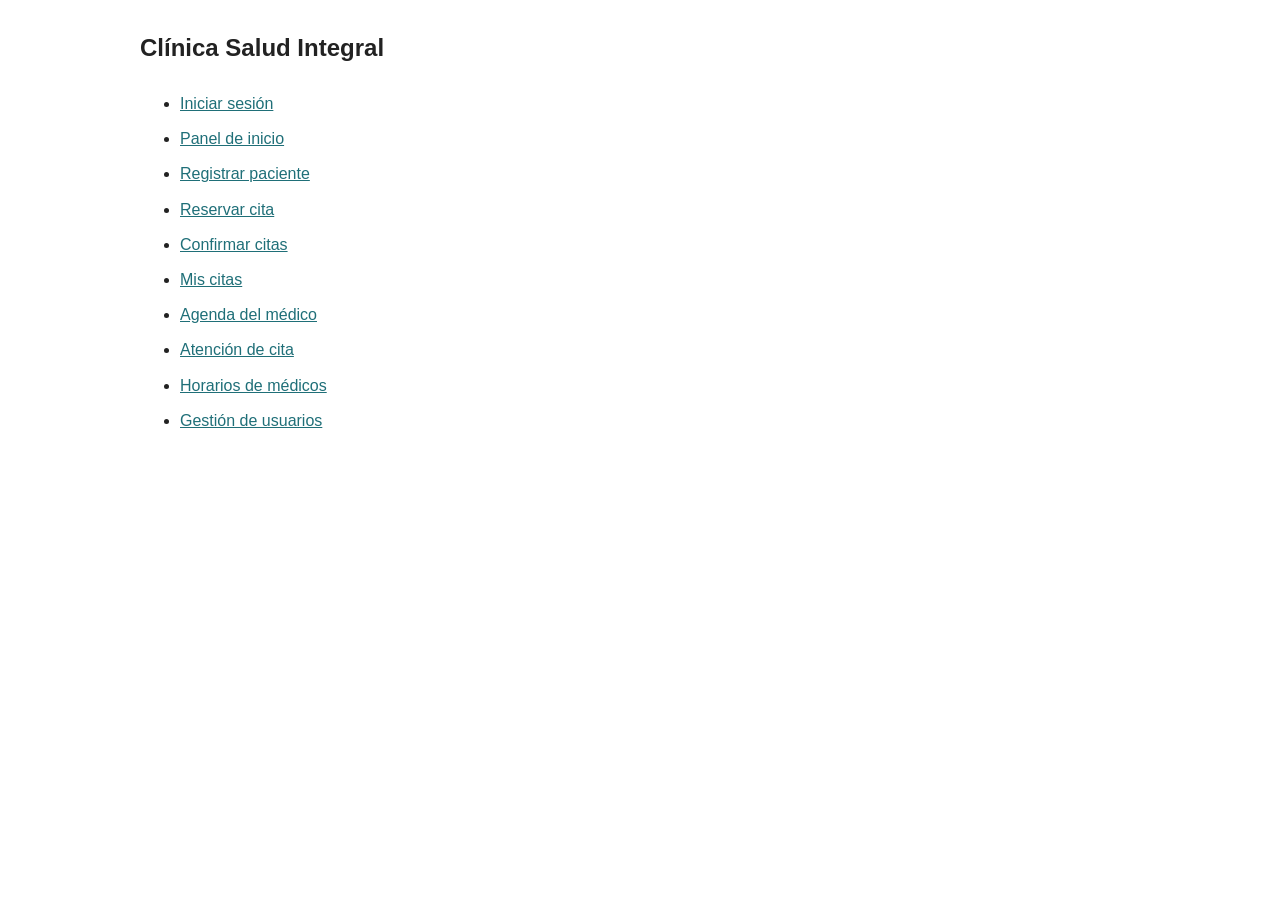
<file: index.html>
<!DOCTYPE html>
<html lang="es">
<head>
  <meta charset="UTF-8">
  <meta name="viewport" content="width=device-width, initial-scale=1">
  <title>Índice | Clínica Salud Integral</title>
  <link rel="stylesheet" href="css/estilos.css">
</head>
<body>
  <main>
    <h1>Clínica Salud Integral</h1>
    <ul class="indice">
      <li><a href="paginas/login.html">Iniciar sesión</a></li>
      <li><a href="paginas/inicio.html">Panel de inicio</a></li>
      <li><a href="paginas/registrar-paciente.html">Registrar paciente</a></li>
      <li><a href="paginas/reservar-cita.html">Reservar cita</a></li>
      <li><a href="paginas/confirmar-citas.html">Confirmar citas</a></li>
      <li><a href="paginas/mis-citas.html">Mis citas</a></li>
      <li><a href="paginas/agenda-medico.html">Agenda del médico</a></li>
      <li><a href="paginas/atencion-cita.html">Atención de cita</a></li>
      <li><a href="paginas/horarios-medicos.html">Horarios de médicos</a></li>
      <li><a href="paginas/gestion-usuarios.html">Gestión de usuarios</a></li>
    </ul>
  </main>
</body>
</html>
</file>
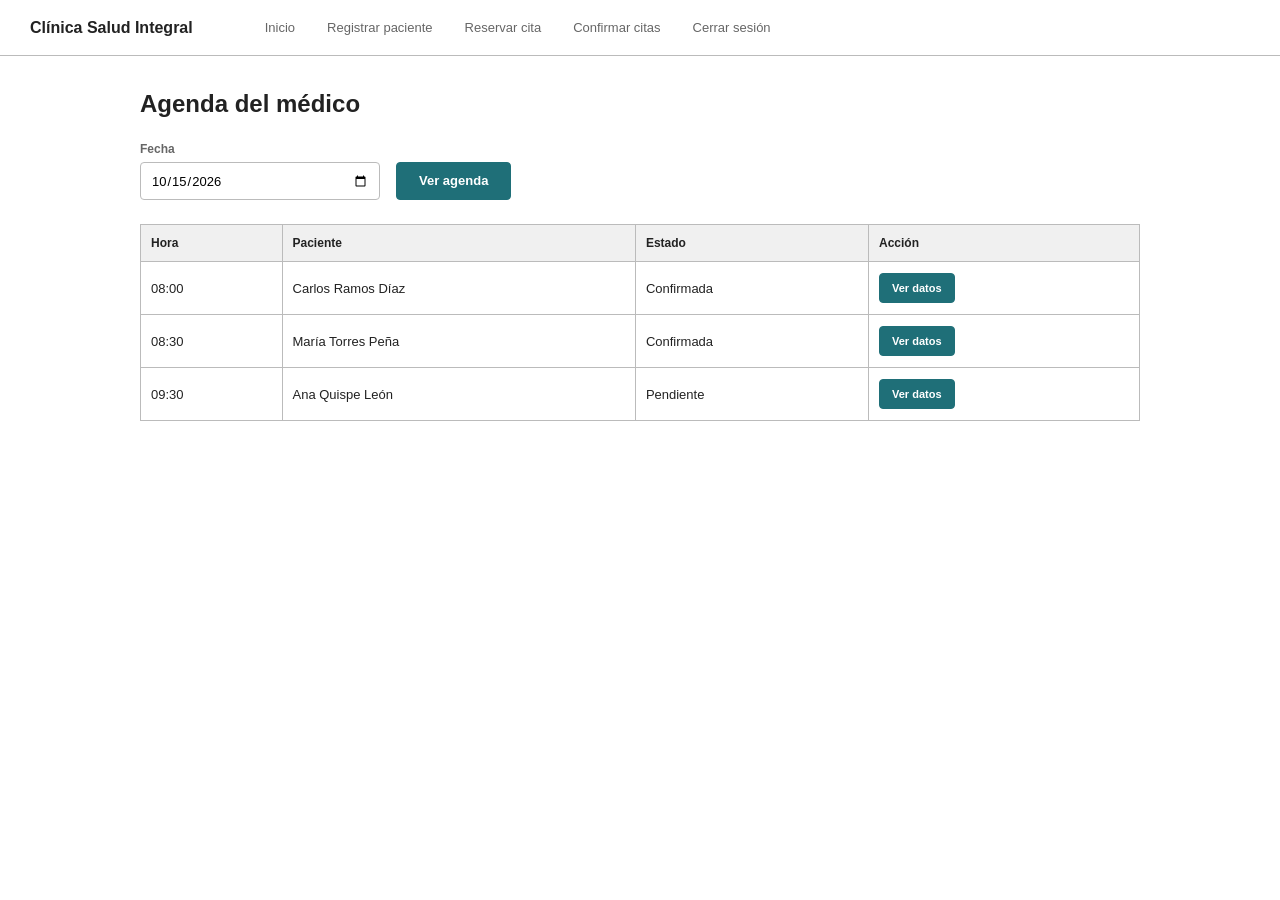
<file: paginas/agenda-medico.html>
<!DOCTYPE html>
<html lang="es">
<head>
  <meta charset="UTF-8">
  <meta name="viewport" content="width=device-width, initial-scale=1">
  <title>Agenda del médico | Clínica Salud Integral</title>
  <link rel="stylesheet" href="../css/estilos.css">
</head>
<body>
  <header class="menu" id="menu"></header>

  <main>
    <h1>Agenda del médico</h1>

    <div class="filtro">
      <div class="campo">
        <label for="fecha">Fecha</label>
        <input id="fecha" type="date" value="2026-10-15">
      </div>
      <button type="button" class="principal">Ver agenda</button>
    </div>

    <div class="tabla-scroll">
      <table>
        <thead>
          <tr><th>Hora</th><th>Paciente</th><th>Estado</th><th>Acción</th></tr>
        </thead>
        <tbody>
          <tr>
            <td>08:00</td><td>Carlos Ramos Díaz</td><td>Confirmada</td>
            <td><button class="principal" data-alerta="Carlos Ramos Díaz - DNI 70123456 - Tel. 987654321">Ver datos</button></td>
          </tr>
          <tr>
            <td>08:30</td><td>María Torres Peña</td><td>Confirmada</td>
            <td><button class="principal" data-alerta="María Torres Peña - DNI 45879632 - Tel. 954123789">Ver datos</button></td>
          </tr>
          <tr>
            <td>09:30</td><td>Ana Quispe León</td><td>Pendiente</td>
            <td><button class="principal" data-alerta="Ana Quispe León - DNI 71236548 - Tel. 912345678">Ver datos</button></td>
          </tr>
        </tbody>
      </table>
    </div>
  </main>

  <script src="../js/app.js"></script>
</body>
</html>
</file>
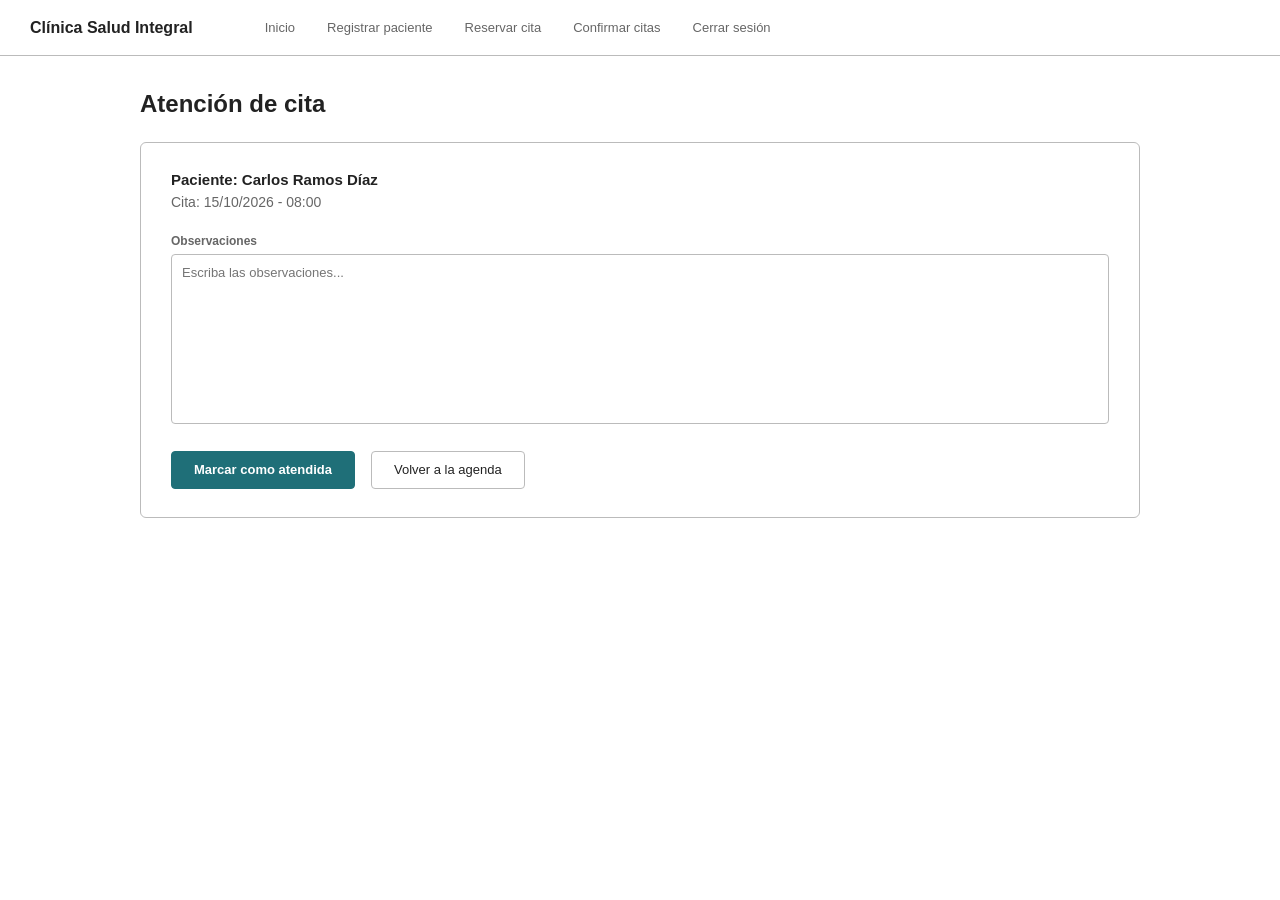
<file: paginas/atencion-cita.html>
<!DOCTYPE html>
<html lang="es">
<head>
  <meta charset="UTF-8">
  <meta name="viewport" content="width=device-width, initial-scale=1">
  <title>Atención de cita | Clínica Salud Integral</title>
  <link rel="stylesheet" href="../css/estilos.css">
</head>
<body>
  <header class="menu" id="menu"></header>

  <main>
    <h1>Atención de cita</h1>

    <form class="tarjeta" data-ok="Cita marcada como atendida.">
      <p class="dato-paciente">Paciente: Carlos Ramos Díaz</p>
      <p class="dato-suave">Cita: 15/10/2026 - 08:00</p>

      <label for="observaciones">Observaciones</label>
      <textarea id="observaciones" placeholder="Escriba las observaciones..."></textarea>

      <div class="grupo-botones" style="margin-top:24px">
        <button type="submit" class="principal">Marcar como atendida</button>
        <a class="boton" href="agenda-medico.html">Volver a la agenda</a>
      </div>
    </form>
  </main>

  <script src="../js/app.js"></script>
</body>
</html>
</file>
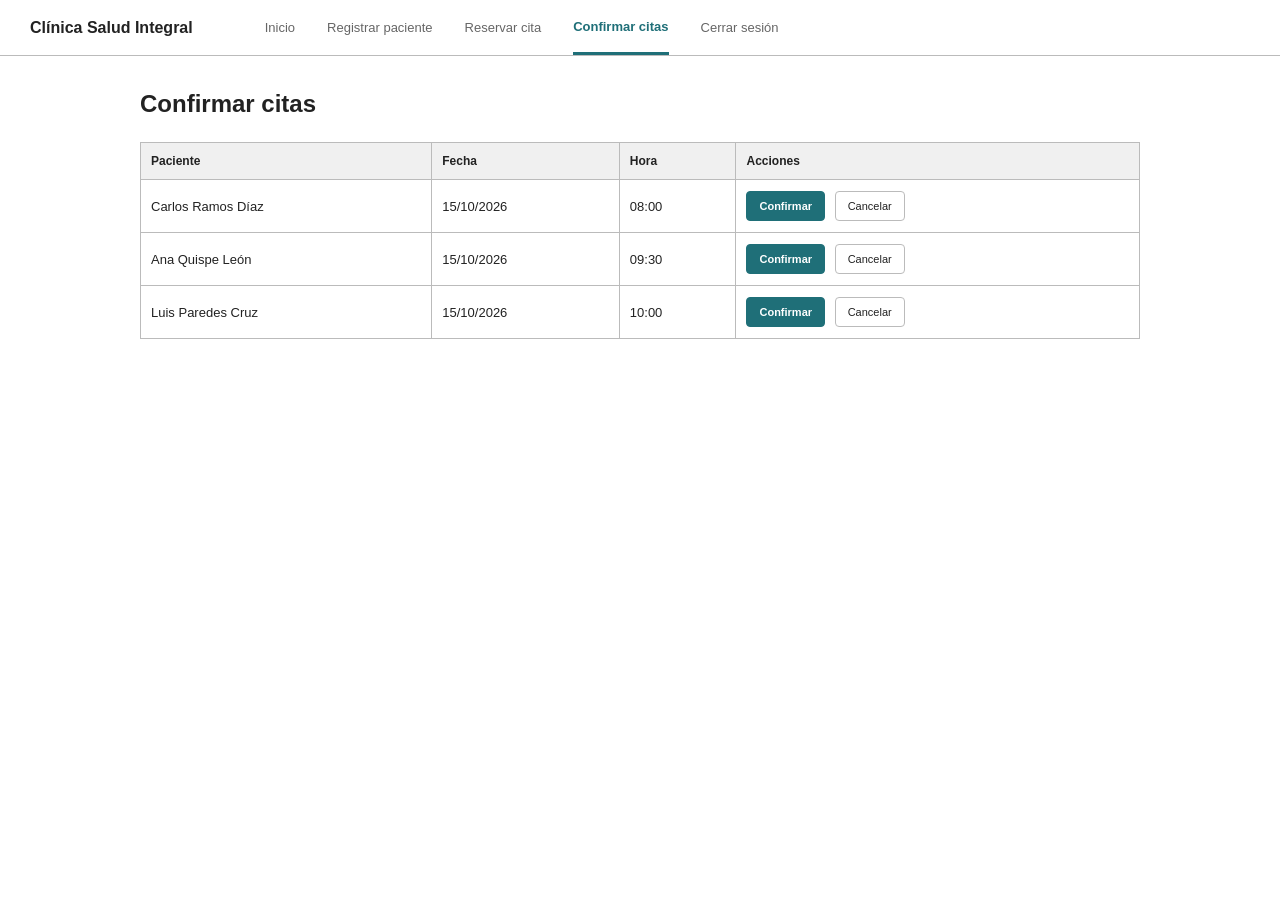
<file: paginas/confirmar-citas.html>
<!DOCTYPE html>
<html lang="es">
<head>
  <meta charset="UTF-8">
  <meta name="viewport" content="width=device-width, initial-scale=1">
  <title>Confirmar citas | Clínica Salud Integral</title>
  <link rel="stylesheet" href="../css/estilos.css">
</head>
<body>
  <header class="menu" id="menu"></header>

  <main>
    <h1>Confirmar citas</h1>

    <div class="tabla-scroll">
      <table>
        <thead>
          <tr><th>Paciente</th><th>Fecha</th><th>Hora</th><th>Acciones</th></tr>
        </thead>
        <tbody>
          <tr>
            <td>Carlos Ramos Díaz</td><td>15/10/2026</td><td>08:00</td>
            <td>
              <button class="principal" data-alerta="Cita confirmada. Paciente notificado." data-quitar>Confirmar</button>
              <button data-alerta="Cita cancelada. Paciente notificado." data-quitar>Cancelar</button>
            </td>
          </tr>
          <tr>
            <td>Ana Quispe León</td><td>15/10/2026</td><td>09:30</td>
            <td>
              <button class="principal" data-alerta="Cita confirmada. Paciente notificado." data-quitar>Confirmar</button>
              <button data-alerta="Cita cancelada. Paciente notificado." data-quitar>Cancelar</button>
            </td>
          </tr>
          <tr>
            <td>Luis Paredes Cruz</td><td>15/10/2026</td><td>10:00</td>
            <td>
              <button class="principal" data-alerta="Cita confirmada. Paciente notificado." data-quitar>Confirmar</button>
              <button data-alerta="Cita cancelada. Paciente notificado." data-quitar>Cancelar</button>
            </td>
          </tr>
        </tbody>
      </table>
    </div>
  </main>

  <script src="../js/app.js"></script>
</body>
</html>
</file>
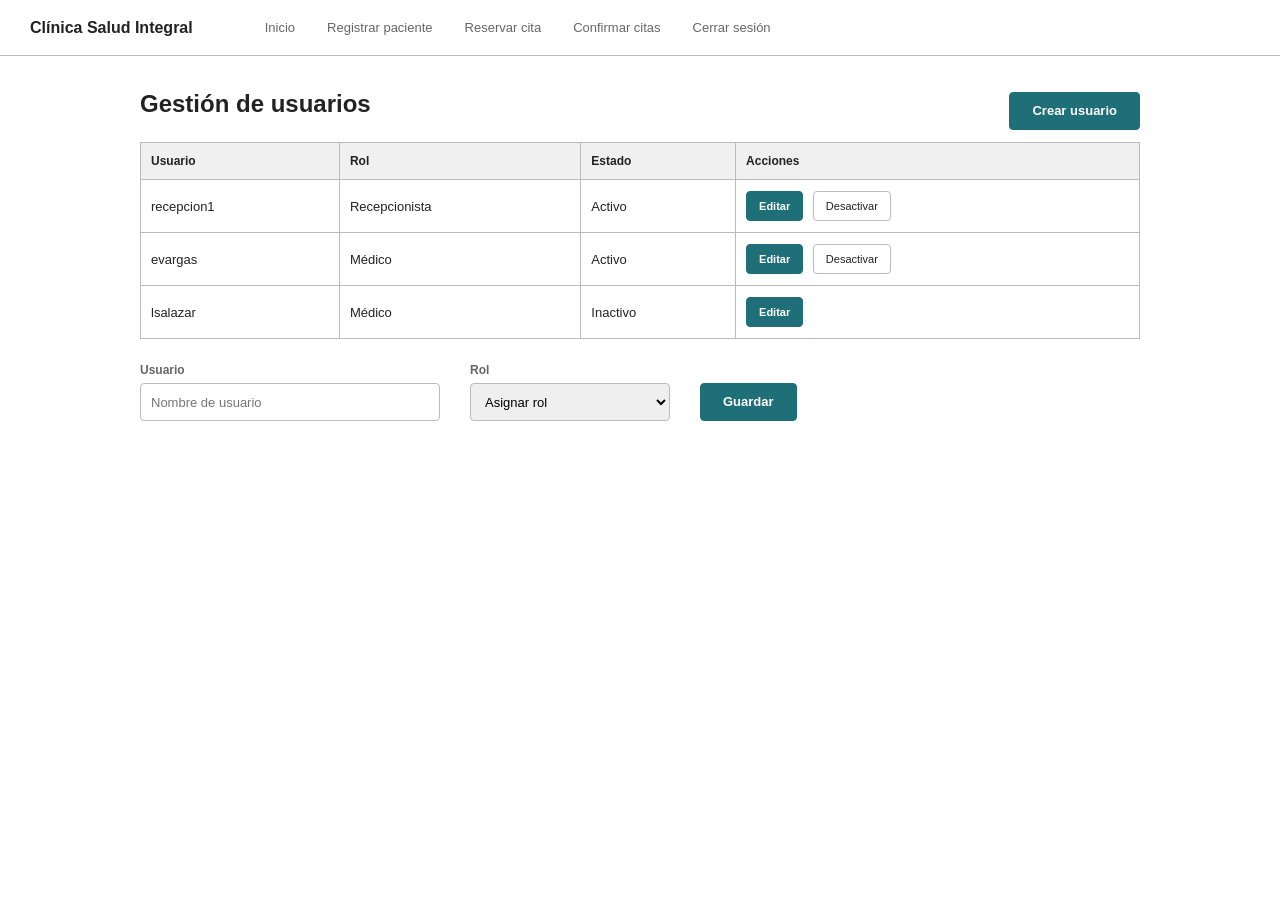
<file: paginas/gestion-usuarios.html>
<!DOCTYPE html>
<html lang="es">
<head>
  <meta charset="UTF-8">
  <meta name="viewport" content="width=device-width, initial-scale=1">
  <title>Gestión de usuarios | Clínica Salud Integral</title>
  <link rel="stylesheet" href="../css/estilos.css">
</head>
<body>
  <header class="menu" id="menu"></header>

  <main>
    <div class="encabezado">
      <h1>Gestión de usuarios</h1>
      <button type="button" class="principal" data-foco="#usuario">Crear usuario</button>
    </div>

    <div class="tabla-scroll">
      <table>
        <thead>
          <tr><th>Usuario</th><th>Rol</th><th>Estado</th><th>Acciones</th></tr>
        </thead>
        <tbody>
          <tr>
            <td>recepcion1</td><td>Recepcionista</td><td>Activo</td>
            <td>
              <button class="principal" data-foco="#usuario">Editar</button>
              <button data-estado="Inactivo" data-col="2">Desactivar</button>
            </td>
          </tr>
          <tr>
            <td>evargas</td><td>Médico</td><td>Activo</td>
            <td>
              <button class="principal" data-foco="#usuario">Editar</button>
              <button data-estado="Inactivo" data-col="2">Desactivar</button>
            </td>
          </tr>
          <tr>
            <td>lsalazar</td><td>Médico</td><td>Inactivo</td>
            <td><button class="principal" data-foco="#usuario">Editar</button></td>
          </tr>
        </tbody>
      </table>
    </div>

    <form data-ok="Usuario guardado correctamente.">
      <div class="fila" style="align-items:flex-end">
        <div class="campo medio">
          <label for="usuario">Usuario</label>
          <input id="usuario" type="text" placeholder="Nombre de usuario" required>
        </div>
        <div class="campo chico">
          <label for="rol">Rol</label>
          <select id="rol" required>
            <option value="">Asignar rol</option>
            <option>Recepcionista</option>
            <option>Médico</option>
            <option>Administrador</option>
          </select>
        </div>
        <button type="submit" class="principal">Guardar</button>
      </div>
    </form>
  </main>

  <script src="../js/app.js"></script>
</body>
</html>
</file>
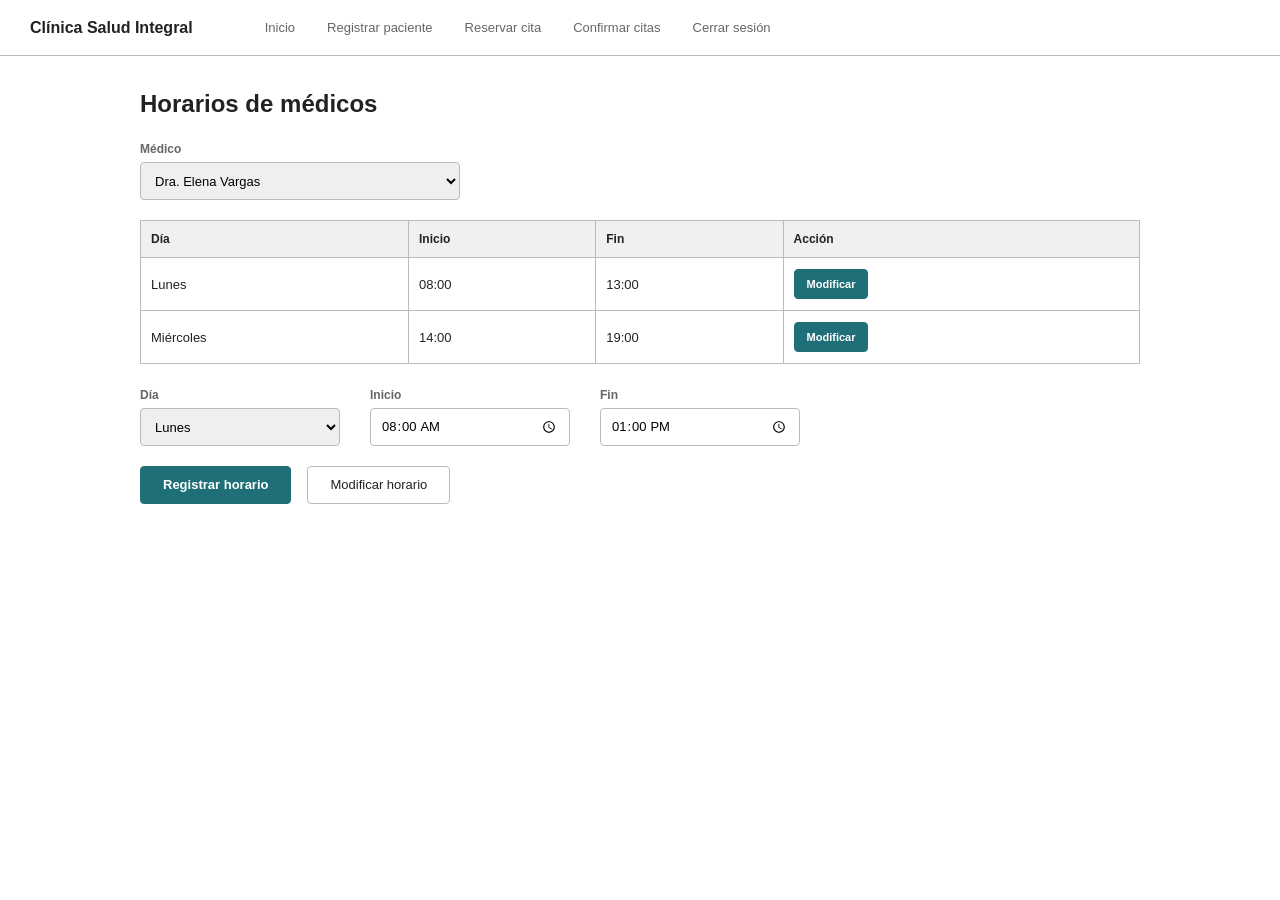
<file: paginas/horarios-medicos.html>
<!DOCTYPE html>
<html lang="es">
<head>
  <meta charset="UTF-8">
  <meta name="viewport" content="width=device-width, initial-scale=1">
  <title>Horarios de médicos | Clínica Salud Integral</title>
  <link rel="stylesheet" href="../css/estilos.css">
</head>
<body>
  <header class="menu" id="menu"></header>

  <main>
    <h1>Horarios de médicos</h1>

    <div class="fila">
      <div class="campo largo">
        <label for="medico">Médico</label>
        <select id="medico">
          <option>Dra. Elena Vargas</option>
          <option>Dr. Pablo Rojas</option>
          <option>Dr. Luis Salazar</option>
        </select>
      </div>
    </div>

    <div class="tabla-scroll">
      <table>
        <thead>
          <tr><th>Día</th><th>Inicio</th><th>Fin</th><th>Acción</th></tr>
        </thead>
        <tbody>
          <tr>
            <td>Lunes</td><td>08:00</td><td>13:00</td>
            <td><button class="principal" data-foco="#dia">Modificar</button></td>
          </tr>
          <tr>
            <td>Miércoles</td><td>14:00</td><td>19:00</td>
            <td><button class="principal" data-foco="#dia">Modificar</button></td>
          </tr>
        </tbody>
      </table>
    </div>

    <form data-ok="Horario guardado correctamente.">
      <div class="fila">
        <div class="campo chico">
          <label for="dia">Día</label>
          <select id="dia">
            <option>Lunes</option><option>Martes</option><option>Miércoles</option>
            <option>Jueves</option><option>Viernes</option>
          </select>
        </div>
        <div class="campo chico">
          <label for="inicio">Inicio</label>
          <input id="inicio" type="time" value="08:00" required>
        </div>
        <div class="campo chico">
          <label for="fin">Fin</label>
          <input id="fin" type="time" value="13:00" required>
        </div>
      </div>

      <div class="grupo-botones">
        <button type="submit" class="principal">Registrar horario</button>
        <button type="button" data-alerta="Horario modificado correctamente.">Modificar horario</button>
      </div>
    </form>
  </main>

  <script src="../js/app.js"></script>
</body>
</html>
</file>
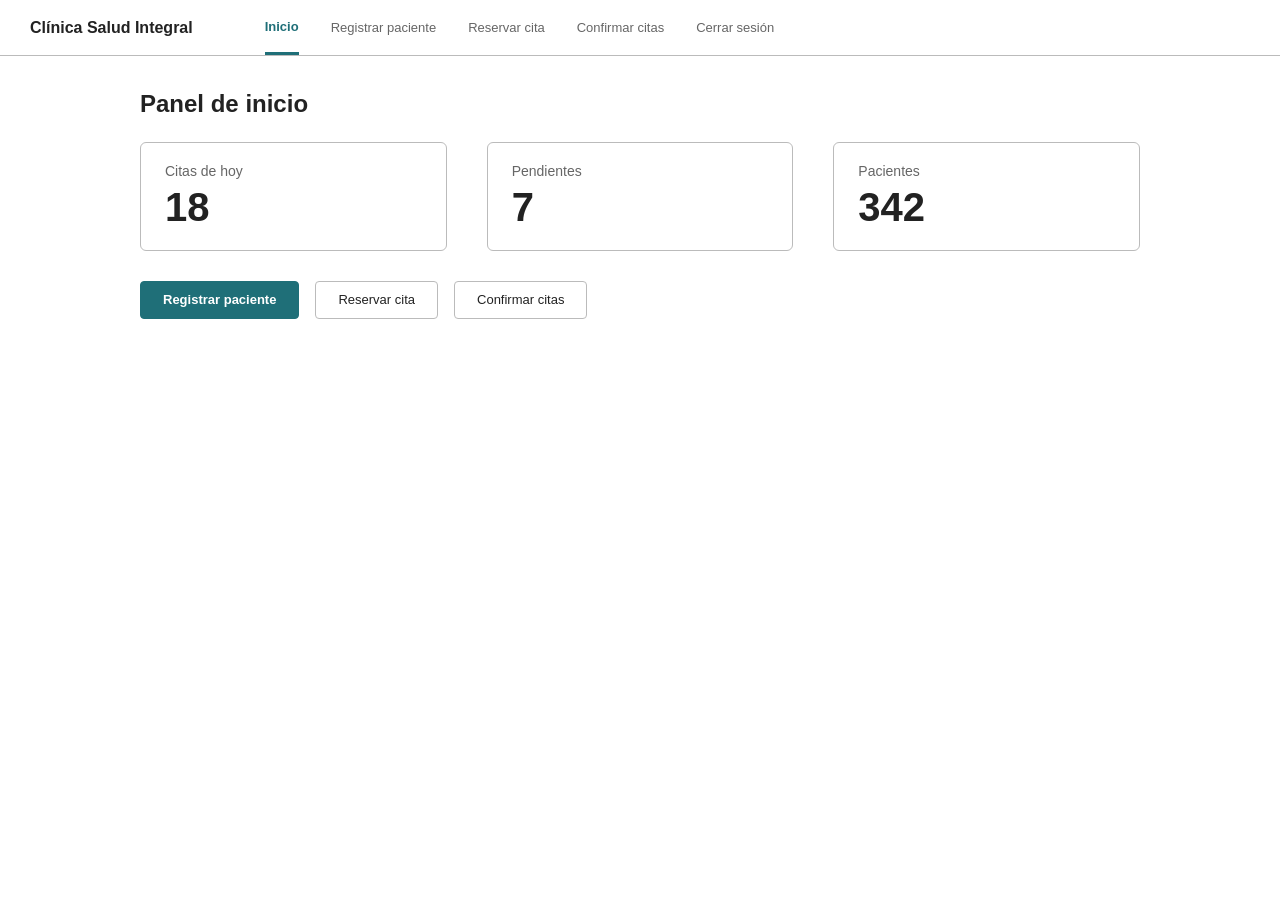
<file: paginas/inicio.html>
<!DOCTYPE html>
<html lang="es">
<head>
  <meta charset="UTF-8">
  <meta name="viewport" content="width=device-width, initial-scale=1">
  <title>Panel de inicio | Clínica Salud Integral</title>
  <link rel="stylesheet" href="../css/estilos.css">
</head>
<body>
  <header class="menu" id="menu"></header>

  <main>
    <h1>Panel de inicio</h1>

    <section class="resumen">
      <div class="tarjeta"><span>Citas de hoy</span><strong>18</strong></div>
      <div class="tarjeta"><span>Pendientes</span><strong>7</strong></div>
      <div class="tarjeta"><span>Pacientes</span><strong>342</strong></div>
    </section>

    <div class="grupo-botones" data-solo="recepcionista">
      <a class="boton principal" href="registrar-paciente.html">Registrar paciente</a>
      <a class="boton" href="reservar-cita.html">Reservar cita</a>
      <a class="boton" href="confirmar-citas.html">Confirmar citas</a>
    </div>

    <div class="grupo-botones" data-solo="paciente">
      <a class="boton principal" href="reservar-cita.html">Reservar cita</a>
      <a class="boton" href="mis-citas.html">Mis citas</a>
    </div>

    <div class="grupo-botones" data-solo="medico">
      <a class="boton principal" href="agenda-medico.html">Ver agenda</a>
      <a class="boton" href="atencion-cita.html">Atención de cita</a>
    </div>

    <div class="grupo-botones" data-solo="administrador">
      <a class="boton principal" href="horarios-medicos.html">Horarios de médicos</a>
      <a class="boton" href="gestion-usuarios.html">Gestión de usuarios</a>
    </div>
  </main>

  <script src="../js/app.js"></script>
</body>
</html>
</file>
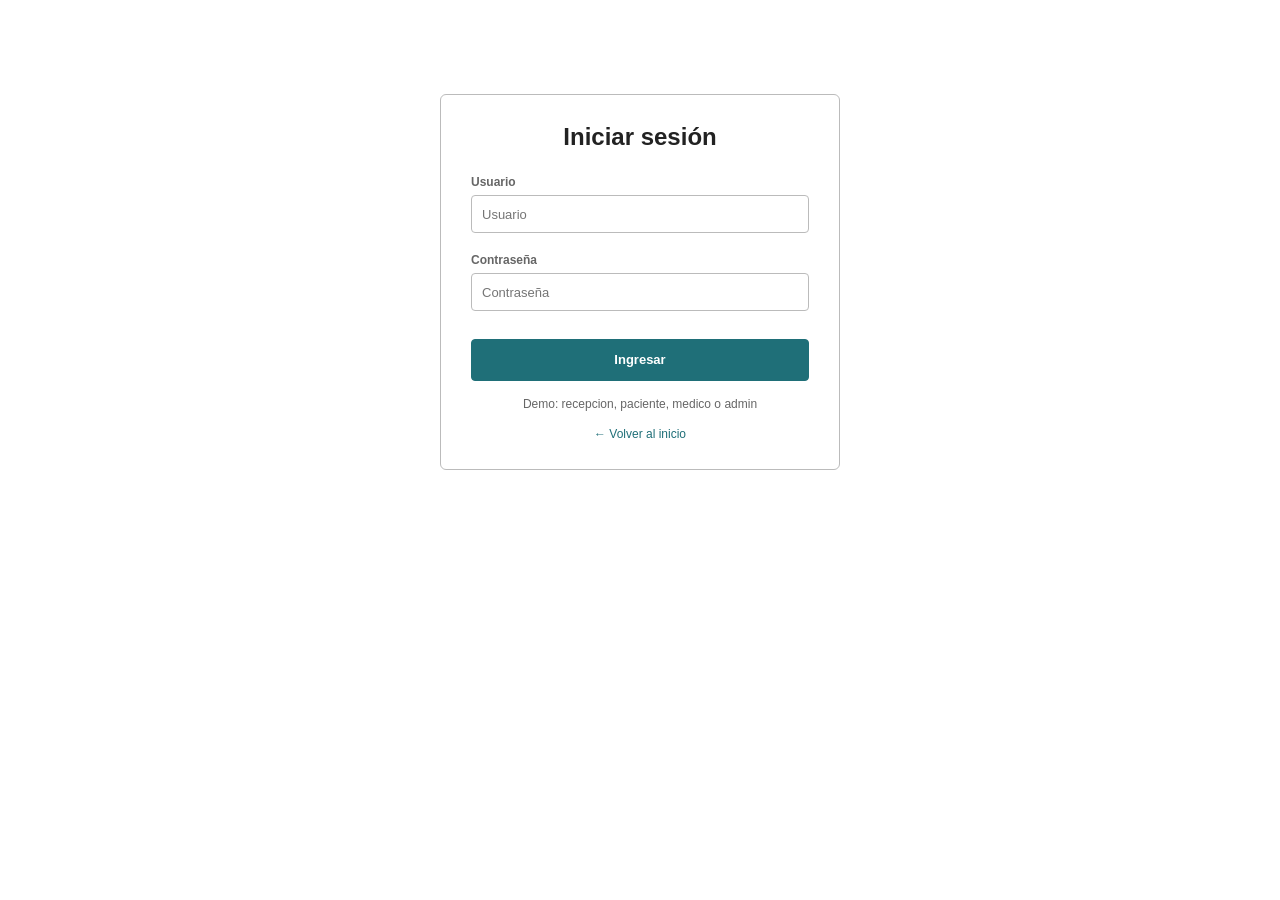
<file: paginas/login.html>
<!DOCTYPE html>
<html lang="es">
<head>
  <meta charset="UTF-8">
  <meta name="viewport" content="width=device-width, initial-scale=1">
  <title>Iniciar sesión | Clínica Salud Integral</title>
  <link rel="stylesheet" href="../css/estilos.css">
</head>
<body>
  <main>
    <section class="login tarjeta">
      <h1>Iniciar sesión</h1>
      <form id="formLogin">
        <div class="campo">
          <label for="usuario">Usuario</label>
          <input id="usuario" type="text" placeholder="Usuario" required>
        </div>
        <div class="campo">
          <label for="clave">Contraseña</label>
          <input id="clave" type="password" placeholder="Contraseña" required>
        </div>
        <button type="submit" class="principal">Ingresar</button>
      </form>
      <p class="ayuda">Demo: recepcion, paciente, medico o admin</p>
      <p class="ayuda"><a href="../index.html">← Volver al inicio</a></p>
    </section>
  </main>
  <script src="../js/app.js"></script>
</body>
</html>
</file>
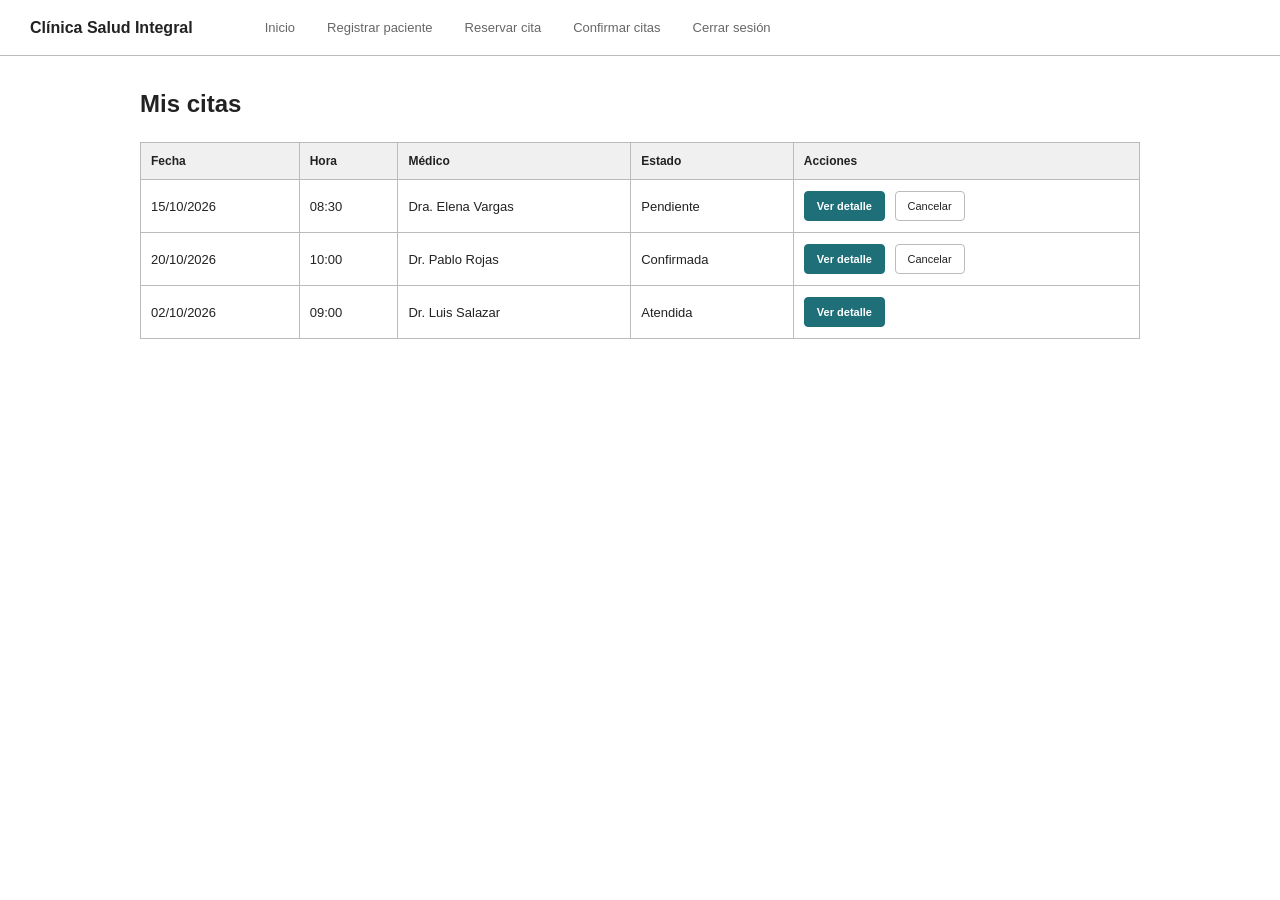
<file: paginas/mis-citas.html>
<!DOCTYPE html>
<html lang="es">
<head>
  <meta charset="UTF-8">
  <meta name="viewport" content="width=device-width, initial-scale=1">
  <title>Mis citas | Clínica Salud Integral</title>
  <link rel="stylesheet" href="../css/estilos.css">
</head>
<body>
  <header class="menu" id="menu"></header>

  <main>
    <h1>Mis citas</h1>

    <div class="tabla-scroll">
      <table>
        <thead>
          <tr><th>Fecha</th><th>Hora</th><th>Médico</th><th>Estado</th><th>Acciones</th></tr>
        </thead>
        <tbody>
          <tr>
            <td>15/10/2026</td><td>08:30</td><td>Dra. Elena Vargas</td><td>Pendiente</td>
            <td>
              <button class="principal" data-alerta="Cita con la Dra. Elena Vargas, 15/10/2026 a las 08:30.">Ver detalle</button>
              <button data-estado="Cancelada" data-col="3">Cancelar</button>
            </td>
          </tr>
          <tr>
            <td>20/10/2026</td><td>10:00</td><td>Dr. Pablo Rojas</td><td>Confirmada</td>
            <td>
              <button class="principal" data-alerta="Cita con el Dr. Pablo Rojas, 20/10/2026 a las 10:00.">Ver detalle</button>
              <button data-estado="Cancelada" data-col="3">Cancelar</button>
            </td>
          </tr>
          <tr>
            <td>02/10/2026</td><td>09:00</td><td>Dr. Luis Salazar</td><td>Atendida</td>
            <td>
              <button class="principal" data-alerta="Cita con el Dr. Luis Salazar, 02/10/2026 a las 09:00.">Ver detalle</button>
            </td>
          </tr>
        </tbody>
      </table>
    </div>
  </main>

  <script src="../js/app.js"></script>
</body>
</html>
</file>
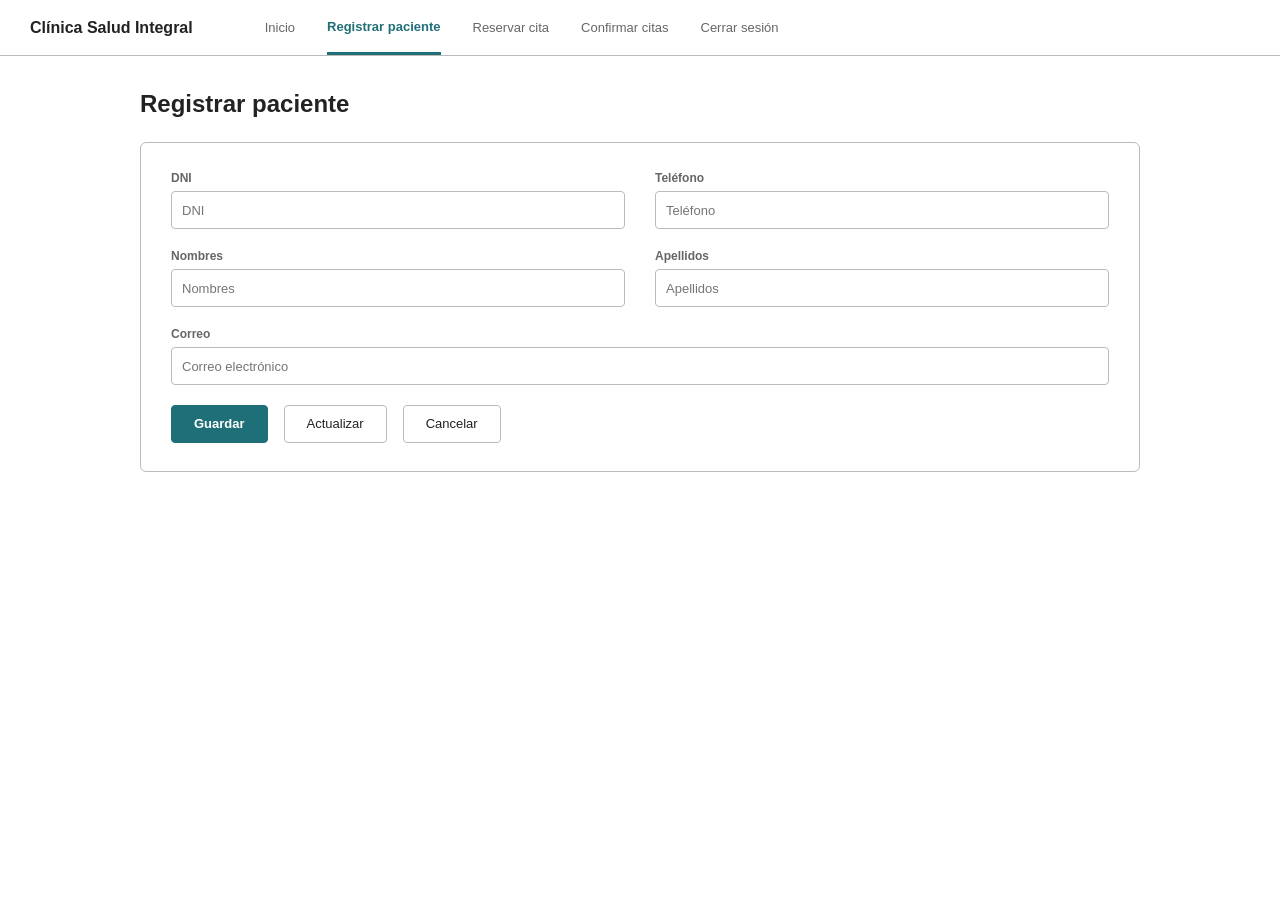
<file: paginas/registrar-paciente.html>
<!DOCTYPE html>
<html lang="es">
<head>
  <meta charset="UTF-8">
  <meta name="viewport" content="width=device-width, initial-scale=1">
  <title>Registrar paciente | Clínica Salud Integral</title>
  <link rel="stylesheet" href="../css/estilos.css">
</head>
<body>
  <header class="menu" id="menu"></header>

  <main>
    <h1>Registrar paciente</h1>

    <form class="tarjeta" data-ok="Paciente guardado correctamente.">
      <div class="fila">
        <div class="campo">
          <label for="dni">DNI</label>
          <input id="dni" type="text" placeholder="DNI" maxlength="8" required>
        </div>
        <div class="campo">
          <label for="telefono">Teléfono</label>
          <input id="telefono" type="tel" placeholder="Teléfono" required>
        </div>
      </div>

      <div class="fila">
        <div class="campo">
          <label for="nombres">Nombres</label>
          <input id="nombres" type="text" placeholder="Nombres" required>
        </div>
        <div class="campo">
          <label for="apellidos">Apellidos</label>
          <input id="apellidos" type="text" placeholder="Apellidos" required>
        </div>
      </div>

      <div class="fila">
        <div class="campo">
          <label for="correo">Correo</label>
          <input id="correo" type="email" placeholder="Correo electrónico">
        </div>
      </div>

      <div class="grupo-botones">
        <button type="submit" class="principal">Guardar</button>
        <button type="button" data-alerta="Datos del paciente actualizados.">Actualizar</button>
        <a class="boton" href="inicio.html">Cancelar</a>
      </div>
    </form>
  </main>

  <script src="../js/app.js"></script>
</body>
</html>
</file>
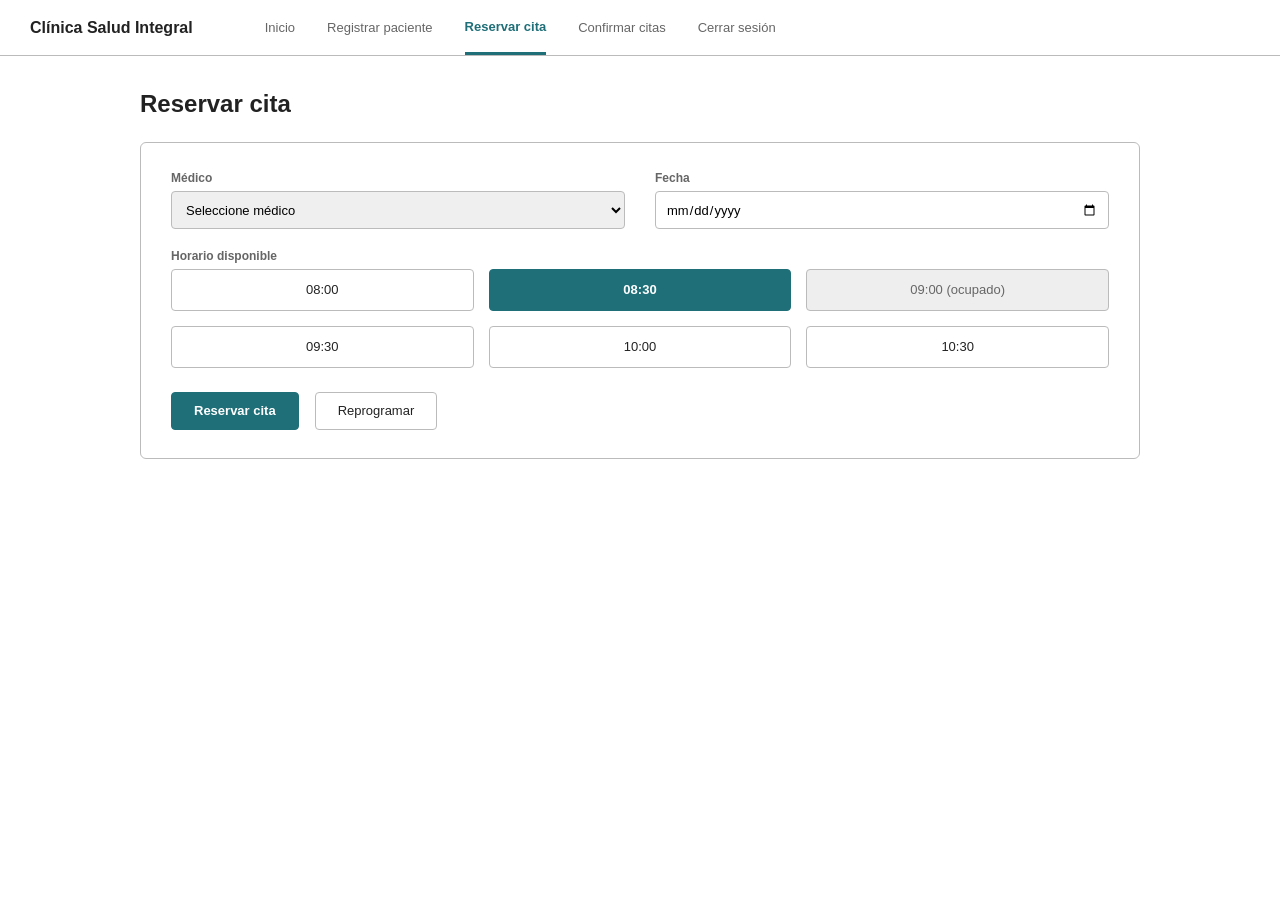
<file: paginas/reservar-cita.html>
<!DOCTYPE html>
<html lang="es">
<head>
  <meta charset="UTF-8">
  <meta name="viewport" content="width=device-width, initial-scale=1">
  <title>Reservar cita | Clínica Salud Integral</title>
  <link rel="stylesheet" href="../css/estilos.css">
</head>
<body>
  <header class="menu" id="menu"></header>

  <main>
    <h1>Reservar cita</h1>

    <section class="tarjeta">
      <div class="fila">
        <div class="campo">
          <label for="medico">Médico</label>
          <select id="medico">
            <option>Seleccione médico</option>
            <option>Dra. Elena Vargas</option>
            <option>Dr. Pablo Rojas</option>
            <option>Dr. Luis Salazar</option>
          </select>
        </div>
        <div class="campo">
          <label for="fecha">Fecha</label>
          <input id="fecha" type="date">
        </div>
      </div>

      <label>Horario disponible</label>
      <div class="horarios">
        <button type="button">08:00</button>
        <button type="button" class="elegido">08:30</button>
        <button type="button" class="ocupado" disabled>09:00 (ocupado)</button>
        <button type="button">09:30</button>
        <button type="button">10:00</button>
        <button type="button">10:30</button>
      </div>

      <div class="grupo-botones">
        <button type="button" class="principal" data-alerta="Cita reservada. Se envió la confirmación al paciente.">Reservar cita</button>
        <button type="button" data-alerta="Seleccione un nuevo horario para reprogramar la cita.">Reprogramar</button>
      </div>
    </section>
  </main>

  <script src="../js/app.js"></script>
</body>
</html>
</file>
<file: css/estilos.css>
/* =========================================================
   Clínica Salud Integral - Estilos generales
   ========================================================= */

/* ---------- Variables ---------- */
:root {
  --color-principal: #1F6F78;
  --color-borde: #BBBBBB;
  --color-texto: #222222;
  --color-suave: #666666;
  --color-fondo-tabla: #F0F0F0;
}

/* ---------- Base ---------- */
* { box-sizing: border-box; }

[hidden] { display: none !important; }

body {
  margin: 0;
  font-family: Arial, Helvetica, sans-serif;
  font-size: 14px;
  color: var(--color-texto);
  background: #FFFFFF;
}

main {
  max-width: 1040px;
  margin: 0 auto;
  padding: 24px 20px 60px;
}

h1 {
  font-size: 24px;
  margin: 10px 0 24px;
}

/* ---------- Barra superior (menú) ---------- */
.menu {
  display: flex;
  align-items: center;
  gap: 32px;
  height: 56px;
  padding: 0 30px;
  border-bottom: 1px solid var(--color-borde);
}

.menu .marca {
  font-size: 16px;
  font-weight: bold;
  margin-right: 40px;
}

.menu a {
  color: var(--color-suave);
  font-size: 13px;
  text-decoration: none;
  padding: 18px 0;
}

.menu a.activo {
  color: var(--color-principal);
  font-weight: bold;
  border-bottom: 3px solid var(--color-principal);
}

/* ---------- Tarjetas y formularios ---------- */
.tarjeta {
  border: 1px solid var(--color-borde);
  border-radius: 6px;
  padding: 28px 30px;
}

.fila {
  display: flex;
  flex-wrap: wrap;
  gap: 30px;
  margin-bottom: 20px;
}

.campo {
  flex: 1;
  min-width: 200px;
}

.campo.chico { flex: none; width: 200px; min-width: 0; }
.campo.medio { flex: none; width: 300px; min-width: 0; }
.campo.largo { flex: none; width: 320px; min-width: 0; }

label {
  display: block;
  font-size: 12px;
  font-weight: bold;
  color: var(--color-suave);
  margin-bottom: 6px;
}

input, select, textarea {
  width: 100%;
  height: 38px;
  padding: 0 10px;
  border: 1px solid var(--color-borde);
  border-radius: 4px;
  font-size: 13px;
  font-family: inherit;
}

input:focus, select:focus, textarea:focus {
  outline: 2px solid var(--color-principal);
  outline-offset: -1px;
}

textarea {
  height: 170px;
  padding: 10px;
  resize: none;
}

/* ---------- Botones ---------- */
button, .boton {
  display: inline-block;
  height: 38px;
  padding: 0 22px;
  line-height: 36px;
  border: 1px solid var(--color-borde);
  border-radius: 4px;
  background: #FFFFFF;
  color: var(--color-texto);
  font-size: 13px;
  font-family: inherit;
  text-decoration: none;
  cursor: pointer;
}

.principal {
  background: var(--color-principal);
  border-color: var(--color-principal);
  color: #FFFFFF;
  font-weight: bold;
}

.grupo-botones { display: flex; gap: 16px; flex-wrap: wrap; }

/* ---------- Tablas ---------- */
.tabla-scroll { overflow-x: auto; }

table {
  width: 100%;
  border-collapse: collapse;
  margin-bottom: 24px;
}

th, td {
  border: 1px solid var(--color-borde);
  padding: 11px 10px;
  text-align: left;
  font-size: 13px;
}

th {
  background: var(--color-fondo-tabla);
  font-size: 12px;
}

td button {
  height: 30px;
  padding: 0 12px;
  line-height: 28px;
  font-size: 11px;
  margin-right: 6px;
}

td button:disabled { opacity: .5; cursor: not-allowed; }

/* ---------- Panel de inicio ---------- */
.resumen {
  display: flex;
  gap: 40px;
  margin-bottom: 30px;
}

.resumen .tarjeta { flex: 1; padding: 20px 24px; }
.resumen span { color: var(--color-suave); }
.resumen strong { display: block; font-size: 40px; margin-top: 6px; }

/* ---------- Reservar cita (horarios) ---------- */
.horarios {
  display: grid;
  grid-template-columns: repeat(3, 1fr);
  gap: 15px;
  margin: 6px 0 24px;
}

.horarios button { height: 42px; line-height: 40px; }

.horarios .elegido {
  background: var(--color-principal);
  border-color: var(--color-principal);
  color: #FFFFFF;
  font-weight: bold;
}

.horarios .ocupado {
  background: #EEEEEE;
  color: var(--color-suave);
  cursor: not-allowed;
}

/* ---------- Otros ---------- */
.encabezado { display: flex; justify-content: space-between; align-items: center; }
.filtro { display: flex; gap: 16px; align-items: flex-end; margin-bottom: 24px; }
.filtro .campo { flex: none; width: 240px; min-width: 0; }
.dato-paciente { font-size: 15px; font-weight: bold; margin: 0 0 6px; }
.dato-suave { color: var(--color-suave); margin: 0 0 24px; }

/* ---------- Login ---------- */
.login { max-width: 400px; margin: 70px auto; }
.login h1 { text-align: center; margin-top: 0; }
.login .campo { margin-bottom: 20px; }
.login .principal { width: 100%; height: 42px; margin-top: 8px; }
.ayuda { text-align: center; color: var(--color-suave); font-size: 12px; margin: 16px 0 0; }

/* ---------- Índice ---------- */
.indice { line-height: 2.2; font-size: 16px; }
.indice a { color: var(--color-principal); }
.ayuda a { color: var(--color-principal); text-decoration: none; }

/* ---------- Pantallas pequeñas ---------- */
@media (max-width: 760px) {
  .menu { flex-wrap: wrap; height: auto; gap: 14px; padding: 12px 16px; }
  .menu .marca { width: 100%; margin: 0; }
  .menu a { padding: 6px 0; }
  .resumen { flex-direction: column; gap: 16px; }
  .horarios { grid-template-columns: 1fr 1fr; }
  .campo.chico, .campo.medio, .campo.largo { width: 100%; flex: 1; }
}
</file>
